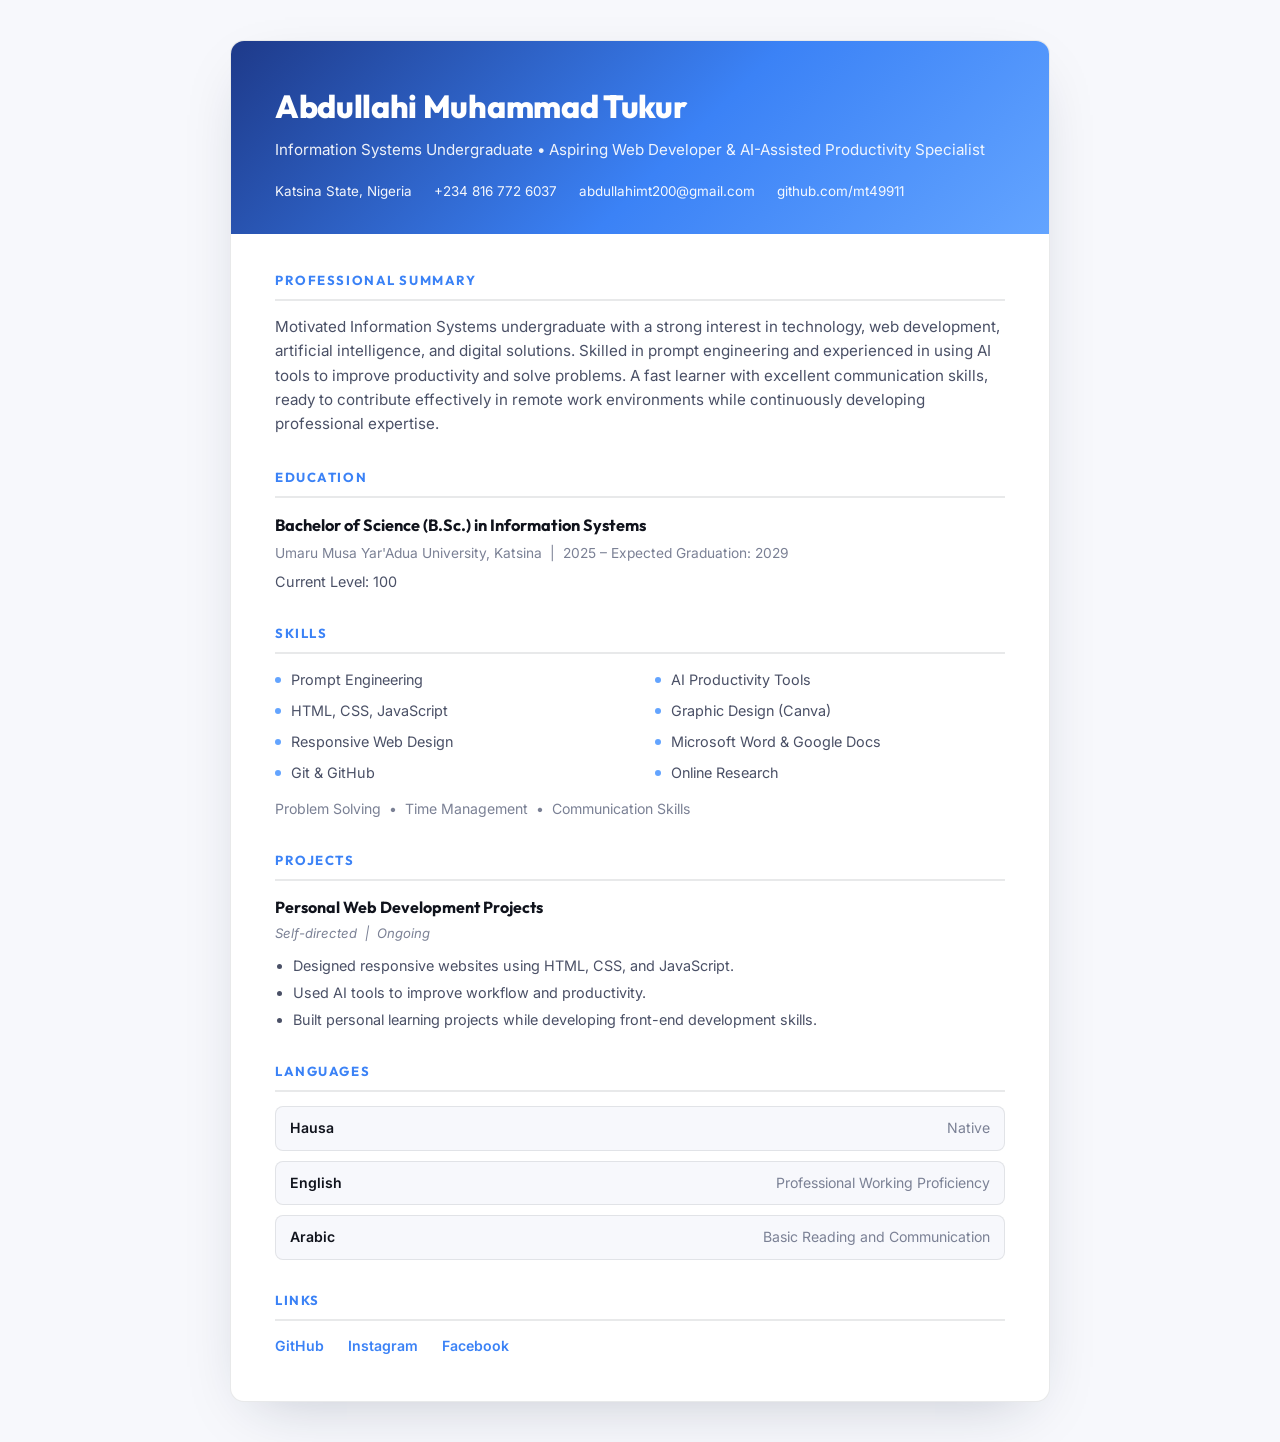
<file: Abdullahi_Muhammad_Tukur_CV.html>
<!DOCTYPE html>
<html lang="en">
<head>
<meta charset="UTF-8">
<meta name="viewport" content="width=device-width, initial-scale=1.0">
<title>Abdullahi Muhammad Tukur — CV</title>
<meta name="description" content="CV of Abdullahi Muhammad Tukur — Information Systems undergraduate, web developer, graphic designer and prompt engineer.">
<link rel="preconnect" href="https://fonts.googleapis.com">
<link rel="preconnect" href="https://fonts.gstatic.com" crossorigin>
<link href="https://fonts.googleapis.com/css2?family=Outfit:wght@600;700;800&family=Inter:wght@400;500;600&display=swap" rel="stylesheet">

<style>
  :root{
    --c-bg: #F7F8FC;
    --c-paper: #FFFFFF;
    --c-text: #10131C;
    --c-text-dim: #4A5066;
    --c-text-faint: #7B8195;
    --c-border: rgba(10,15,30,0.09);
    --c-royal: #1E3A8A;
    --c-electric: #3B82F6;
    --c-electric-2: #63A4FF;
    --grad-signal: linear-gradient(135deg, var(--c-royal) 0%, var(--c-electric) 55%, var(--c-electric-2) 100%);
    --font-display: 'Outfit', sans-serif;
    --font-body: 'Inter', sans-serif;
    --radius-md: 14px;
  }

  *{ box-sizing: border-box; }

  body{
    margin:0;
    background: var(--c-bg);
    color: var(--c-text);
    font-family: var(--font-body);
    line-height: 1.6;
    -webkit-font-smoothing: antialiased;
    padding: 40px 16px;
  }

  .cv-sheet{
    max-width: 820px;
    margin: 0 auto;
    background: var(--c-paper);
    border-radius: var(--radius-md);
    border: 1px solid var(--c-border);
    box-shadow: 0 20px 60px -25px rgba(20,30,60,0.25);
    overflow: hidden;
  }

  .cv-header{
    background: var(--grad-signal);
    color: #fff;
    padding: 40px 44px 32px;
  }
  .cv-name{
    font-family: var(--font-display);
    font-weight: 800;
    font-size: 2rem;
    margin: 0 0 6px;
    letter-spacing: -0.01em;
  }
  .cv-title{
    font-size: .95rem;
    opacity: .92;
    margin: 0 0 18px;
  }
  .cv-contact{
    display: flex;
    flex-wrap: wrap;
    gap: 8px 22px;
    font-size: .84rem;
    opacity: .95;
  }
  .cv-contact a{ color: #fff; text-decoration: none; }
  .cv-contact span::after{
    content: "";
  }

  .cv-body{ padding: 36px 44px 44px; }

  .cv-section{ margin-bottom: 30px; }
  .cv-section:last-child{ margin-bottom: 0; }

  .cv-section-title{
    font-family: var(--font-display);
    font-weight: 700;
    font-size: .82rem;
    letter-spacing: .12em;
    text-transform: uppercase;
    color: var(--c-electric);
    margin: 0 0 14px;
    padding-bottom: 8px;
    border-bottom: 2px solid var(--c-border);
  }

  .cv-summary{
    color: var(--c-text-dim);
    font-size: .95rem;
    margin: 0;
  }

  .cv-edu-title{
    font-family: var(--font-display);
    font-weight: 700;
    font-size: 1.02rem;
    margin: 0 0 4px;
  }
  .cv-edu-meta{
    display: block;
    color: var(--c-text-faint);
    font-size: .86rem;
  }
  .cv-edu-level{
    color: var(--c-text-dim);
    font-size: .9rem;
    margin-top: 6px;
  }

  .cv-skills-grid{
    display: grid;
    grid-template-columns: 1fr 1fr;
    gap: 8px 30px;
  }
  .cv-skill-item{
    position: relative;
    padding-left: 16px;
    font-size: .9rem;
    color: var(--c-text-dim);
  }
  .cv-skill-item::before{
    content: "";
    position: absolute;
    left: 0;
    top: 9px;
    width: 6px;
    height: 6px;
    border-radius: 50%;
    background: var(--c-electric-2);
  }
  .cv-soft-skills{
    margin-top: 14px;
    font-size: .88rem;
    color: var(--c-text-faint);
  }

  .cv-project-title{
    font-family: var(--font-display);
    font-weight: 700;
    font-size: 1rem;
    margin: 0 0 2px;
  }
  .cv-project-meta{
    display: block;
    font-size: .82rem;
    color: var(--c-text-faint);
    margin-bottom: 10px;
    font-style: italic;
  }
  .cv-bullets{
    margin: 0;
    padding-left: 18px;
    color: var(--c-text-dim);
    font-size: .9rem;
  }
  .cv-bullets li{ margin-bottom: 4px; }

  .cv-lang-grid{ display: grid; gap: 10px; }
  .cv-lang-row{
    display: flex;
    justify-content: space-between;
    padding: 10px 14px;
    background: var(--c-bg);
    border: 1px solid var(--c-border);
    border-radius: 8px;
    font-size: .88rem;
  }
  .cv-lang-row strong{ font-weight: 600; }
  .cv-lang-row span{ color: var(--c-text-faint); }

  .cv-links{
    display: flex;
    flex-wrap: wrap;
    gap: 10px 24px;
    font-size: .88rem;
  }
  .cv-links a{
    color: var(--c-electric);
    text-decoration: none;
    font-weight: 600;
  }
  .cv-links a:hover{ text-decoration: underline; }

  @media (max-width: 600px){
    .cv-header{ padding: 30px 24px 24px; }
    .cv-body{ padding: 28px 24px 34px; }
    .cv-skills-grid{ grid-template-columns: 1fr; }
    .cv-name{ font-size: 1.6rem; }
  }

  @media print{
    body{ background: #fff; padding: 0; }
    .cv-sheet{ box-shadow: none; border: none; border-radius: 0; max-width: 100%; }
  }
</style>
</head>
<body>

<div class="cv-sheet">

  <header class="cv-header">
    <h1 class="cv-name">Abdullahi Muhammad Tukur</h1>
    <p class="cv-title">Information Systems Undergraduate &bull; Aspiring Web Developer &amp; AI-Assisted Productivity Specialist</p>
    <div class="cv-contact">
      <span>Katsina State, Nigeria</span>
      <a href="tel:+2348167726037">+234 816 772 6037</a>
      <a href="mailto:abdullahimt200@gmail.com">abdullahimt200@gmail.com</a>
      <a href="https://github.com/mt49911" target="_blank" rel="noopener">github.com/mt49911</a>
    </div>
  </header>

  <div class="cv-body">

    <section class="cv-section">
      <h2 class="cv-section-title">Professional Summary</h2>
      <p class="cv-summary">
        Motivated Information Systems undergraduate with a strong interest in technology, web
        development, artificial intelligence, and digital solutions. Skilled in prompt engineering
        and experienced in using AI tools to improve productivity and solve problems. A fast
        learner with excellent communication skills, ready to contribute effectively in remote
        work environments while continuously developing professional expertise.
      </p>
    </section>

    <section class="cv-section">
      <h2 class="cv-section-title">Education</h2>
      <h3 class="cv-edu-title">Bachelor of Science (B.Sc.) in Information Systems</h3>
      <span class="cv-edu-meta">Umaru Musa Yar'Adua University, Katsina &nbsp;|&nbsp; 2025 &ndash; Expected Graduation: 2029</span>
      <p class="cv-edu-level">Current Level: 100</p>
    </section>

    <section class="cv-section">
      <h2 class="cv-section-title">Skills</h2>
      <div class="cv-skills-grid">
        <span class="cv-skill-item">Prompt Engineering</span>
        <span class="cv-skill-item">AI Productivity Tools</span>
        <span class="cv-skill-item">HTML, CSS, JavaScript</span>
        <span class="cv-skill-item">Graphic Design (Canva)</span>
        <span class="cv-skill-item">Responsive Web Design</span>
        <span class="cv-skill-item">Microsoft Word &amp; Google Docs</span>
        <span class="cv-skill-item">Git &amp; GitHub</span>
        <span class="cv-skill-item">Online Research</span>
      </div>
      <p class="cv-soft-skills">Problem Solving &nbsp;&bull;&nbsp; Time Management &nbsp;&bull;&nbsp; Communication Skills</p>
    </section>

    <section class="cv-section">
      <h2 class="cv-section-title">Projects</h2>
      <h3 class="cv-project-title">Personal Web Development Projects</h3>
      <span class="cv-project-meta">Self-directed &nbsp;|&nbsp; Ongoing</span>
      <ul class="cv-bullets">
        <li>Designed responsive websites using HTML, CSS, and JavaScript.</li>
        <li>Used AI tools to improve workflow and productivity.</li>
        <li>Built personal learning projects while developing front-end development skills.</li>
      </ul>
    </section>

    <section class="cv-section">
      <h2 class="cv-section-title">Languages</h2>
      <div class="cv-lang-grid">
        <div class="cv-lang-row"><strong>Hausa</strong><span>Native</span></div>
        <div class="cv-lang-row"><strong>English</strong><span>Professional Working Proficiency</span></div>
        <div class="cv-lang-row"><strong>Arabic</strong><span>Basic Reading and Communication</span></div>
      </div>
    </section>

    <section class="cv-section">
      <h2 class="cv-section-title">Links</h2>
      <div class="cv-links">
        <a href="https://github.com/mt49911" target="_blank" rel="noopener">GitHub</a>
        <a href="https://instagram.com/skillupnation.tech" target="_blank" rel="noopener">Instagram</a>
        <a href="https://facebook.com/share/1B8okr8aRp/" target="_blank" rel="noopener">Facebook</a>
      </div>
    </section>

  </div>
</div>

</body>
</html>
</file>
